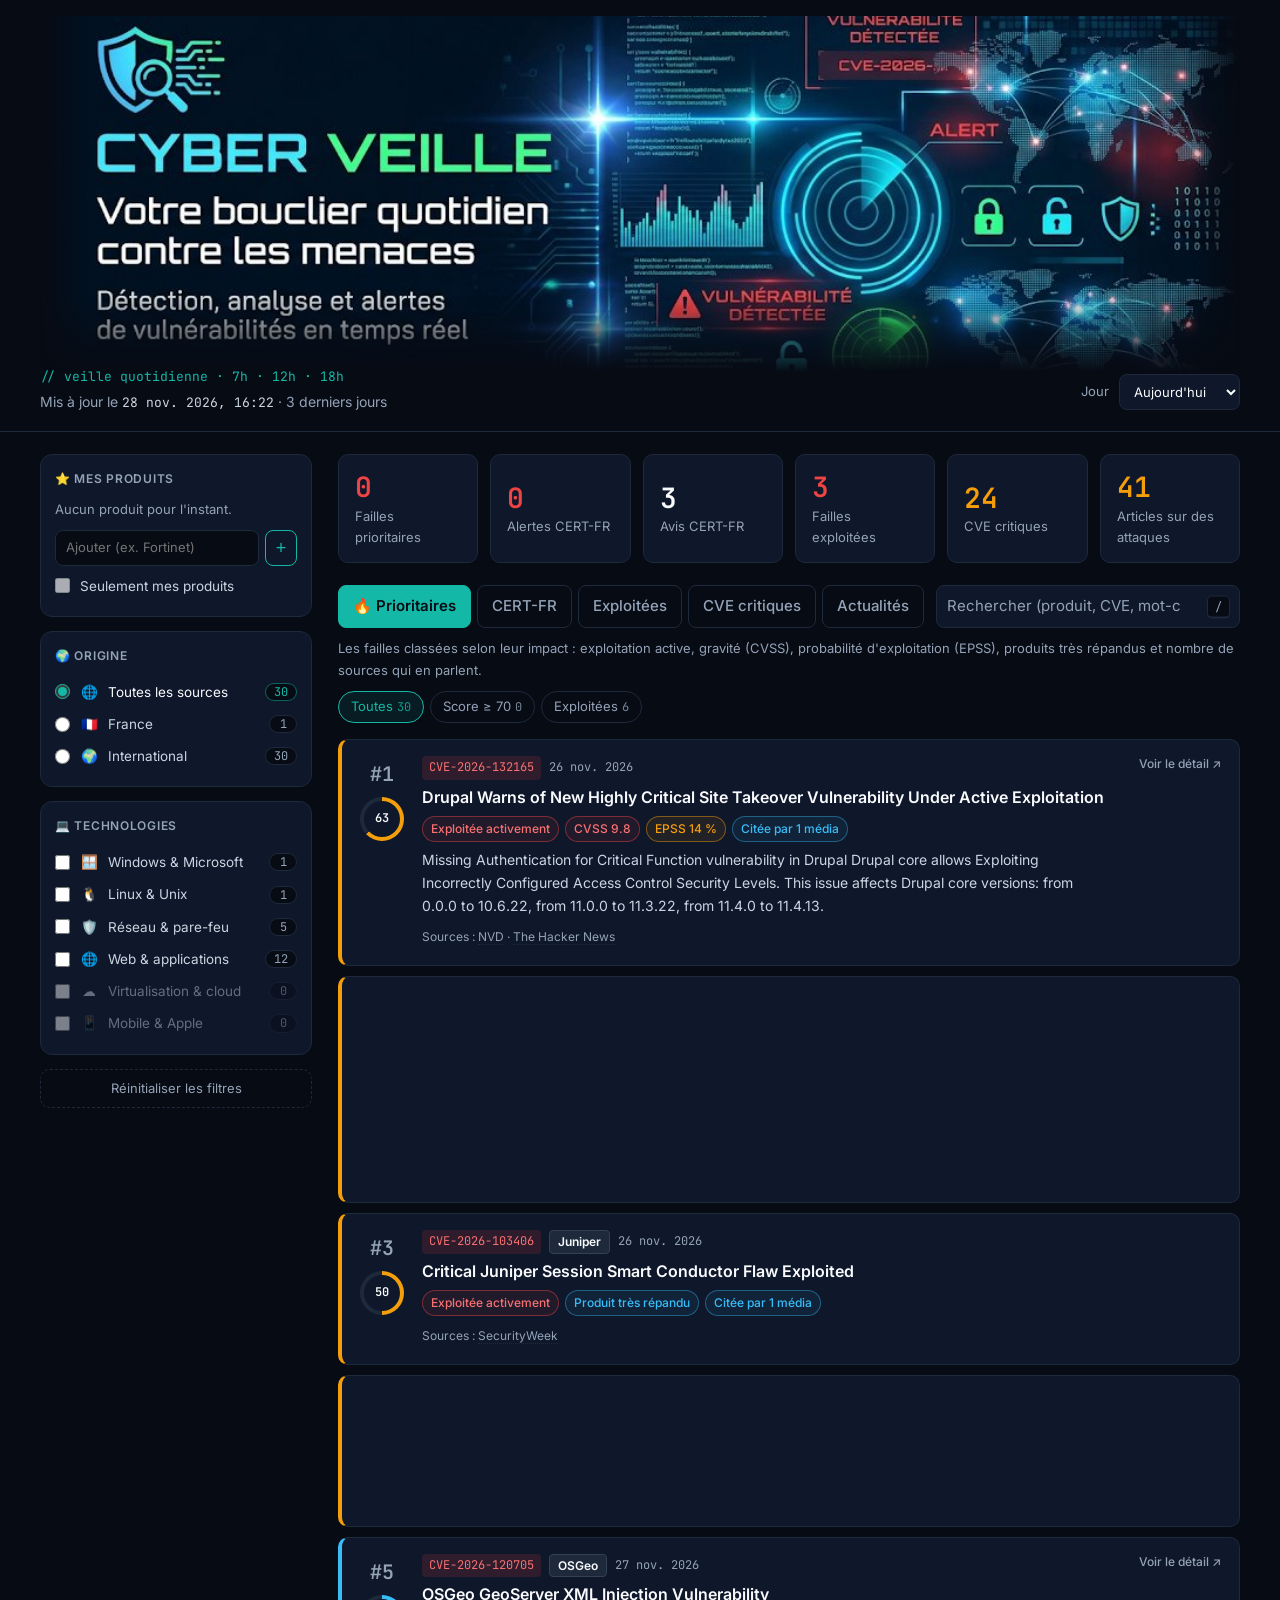
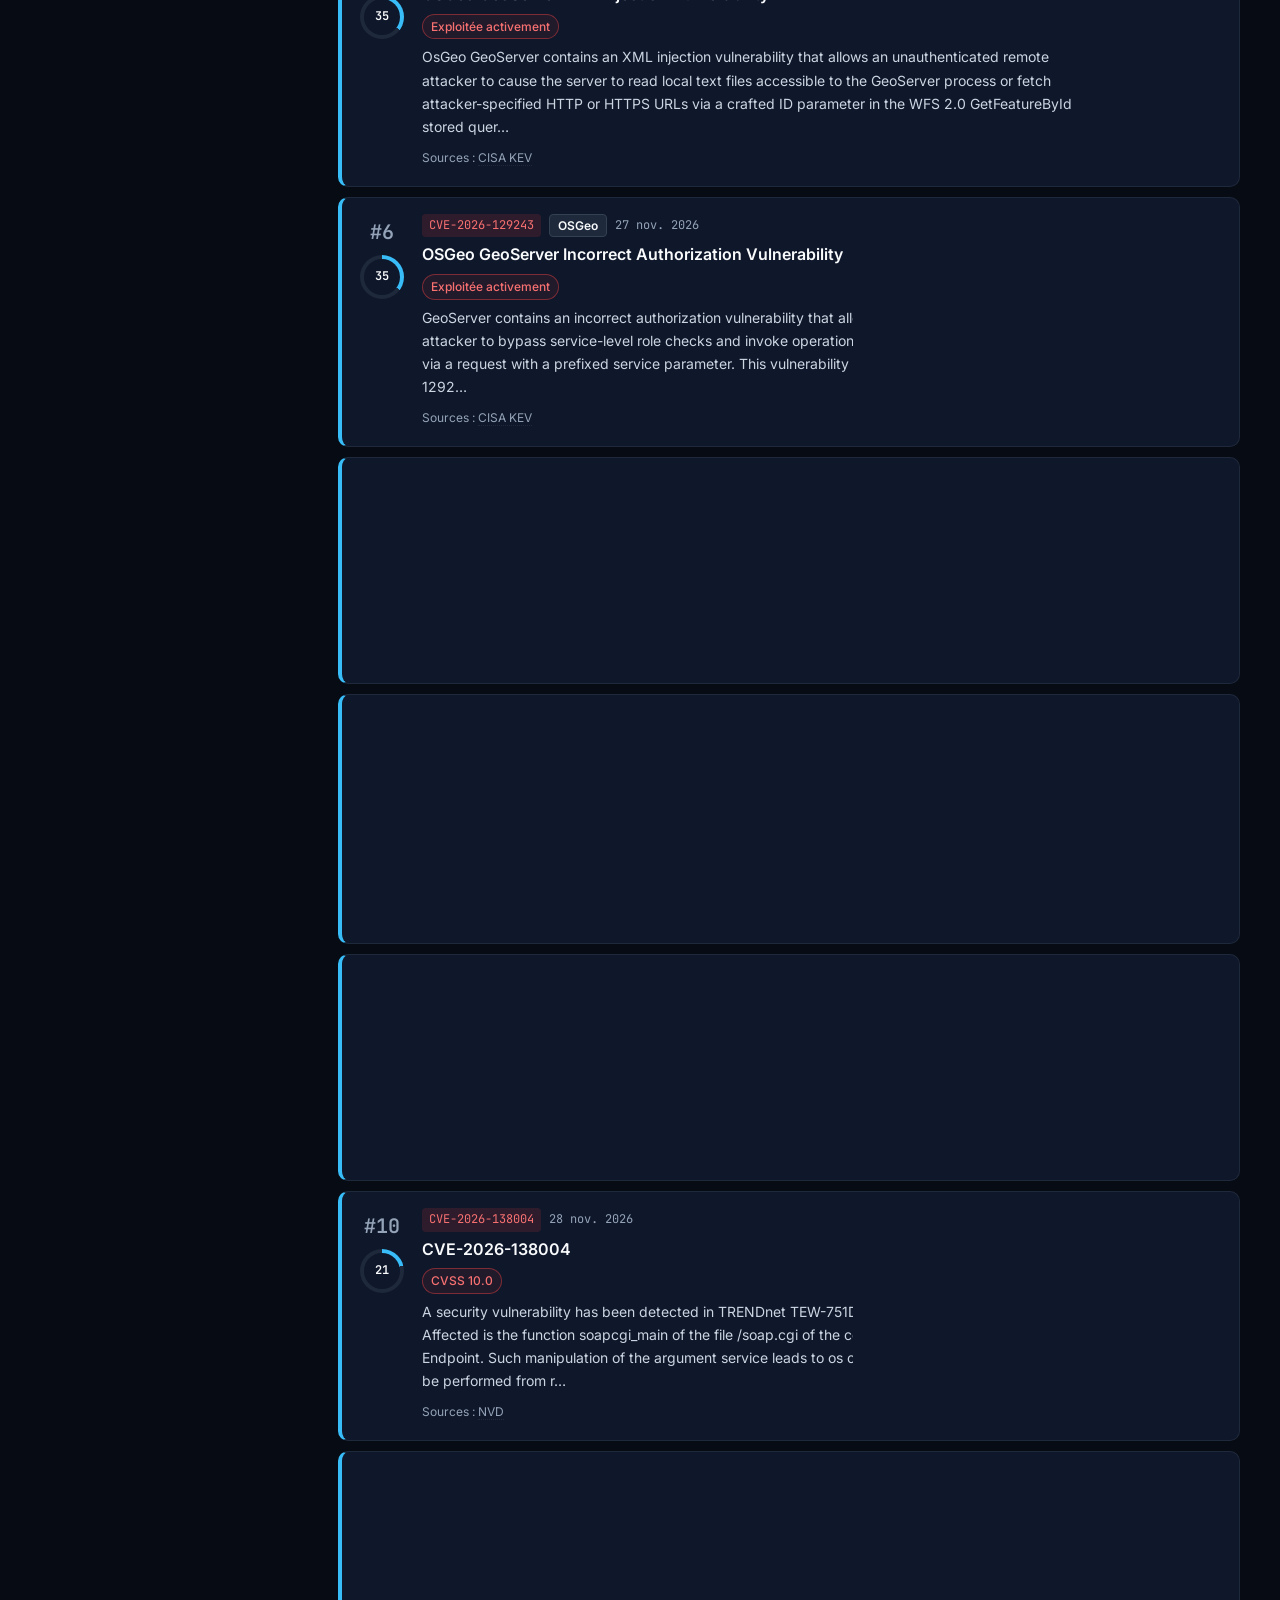
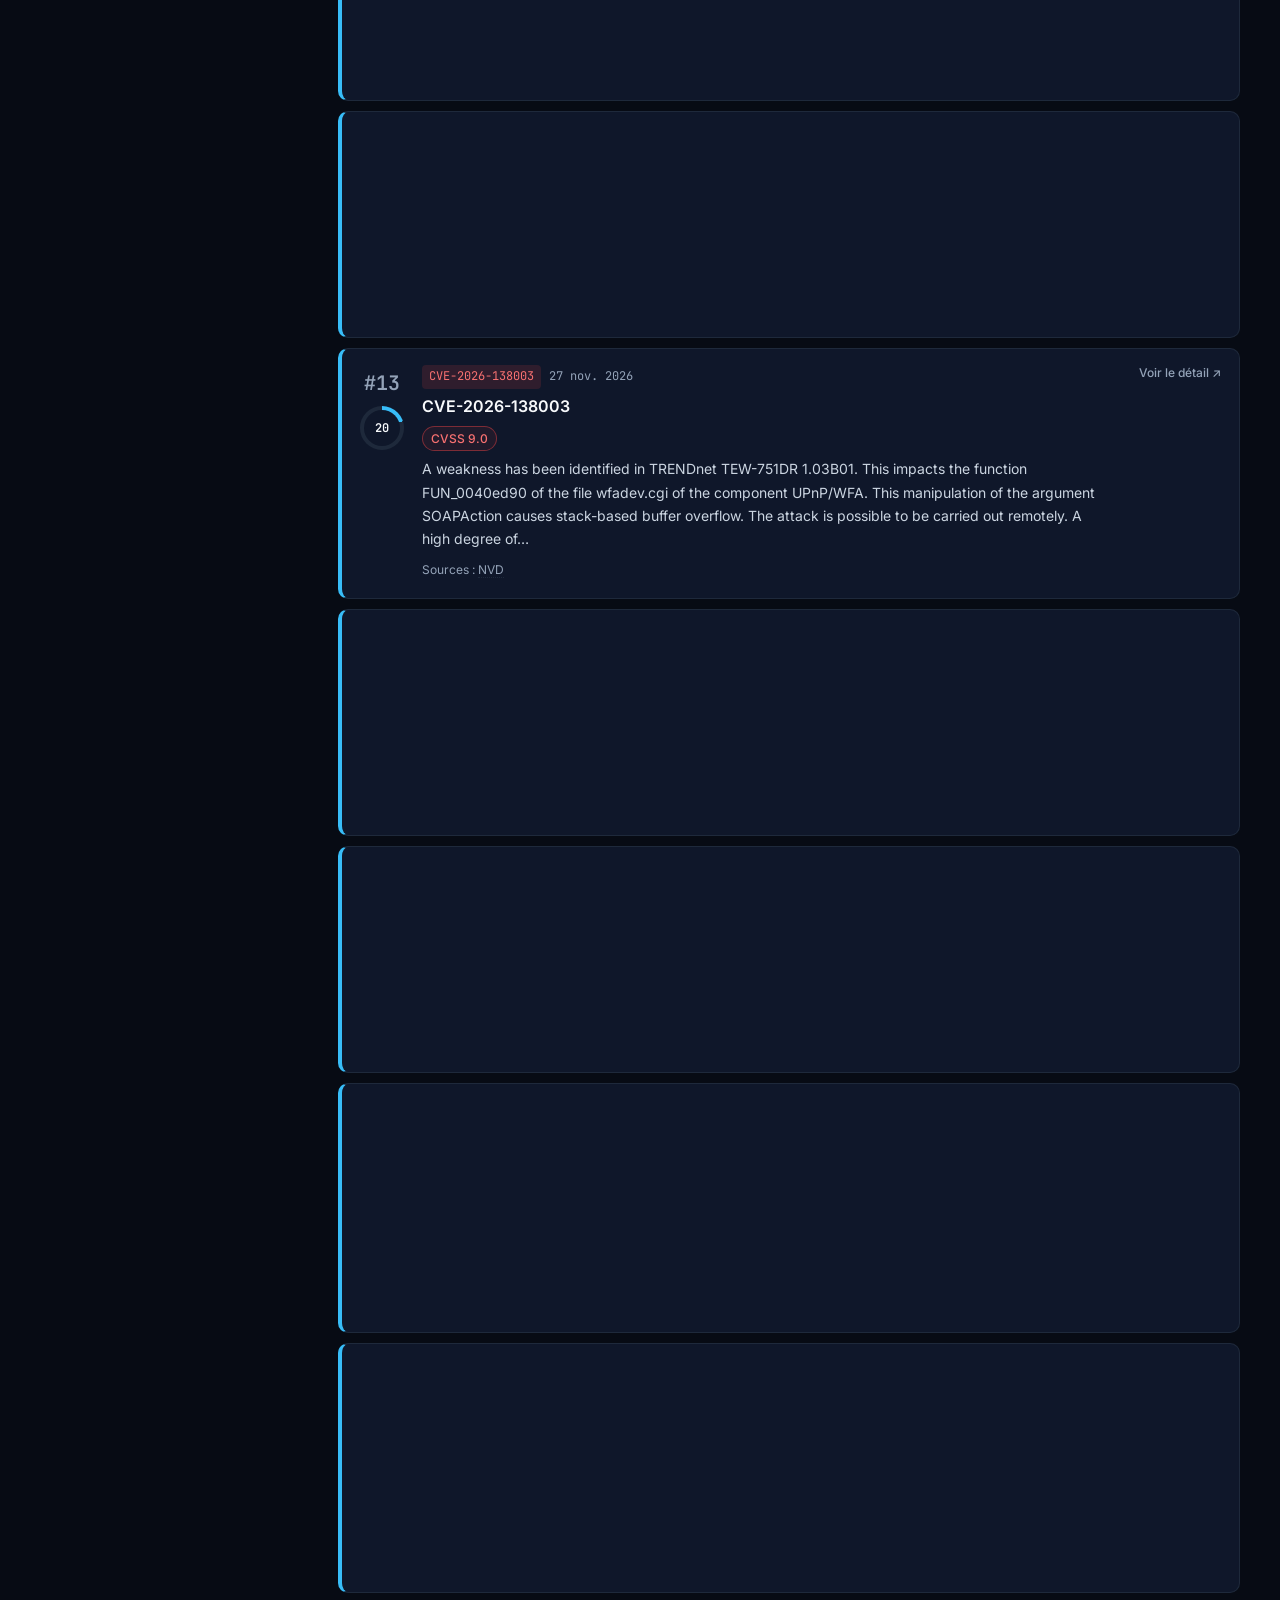
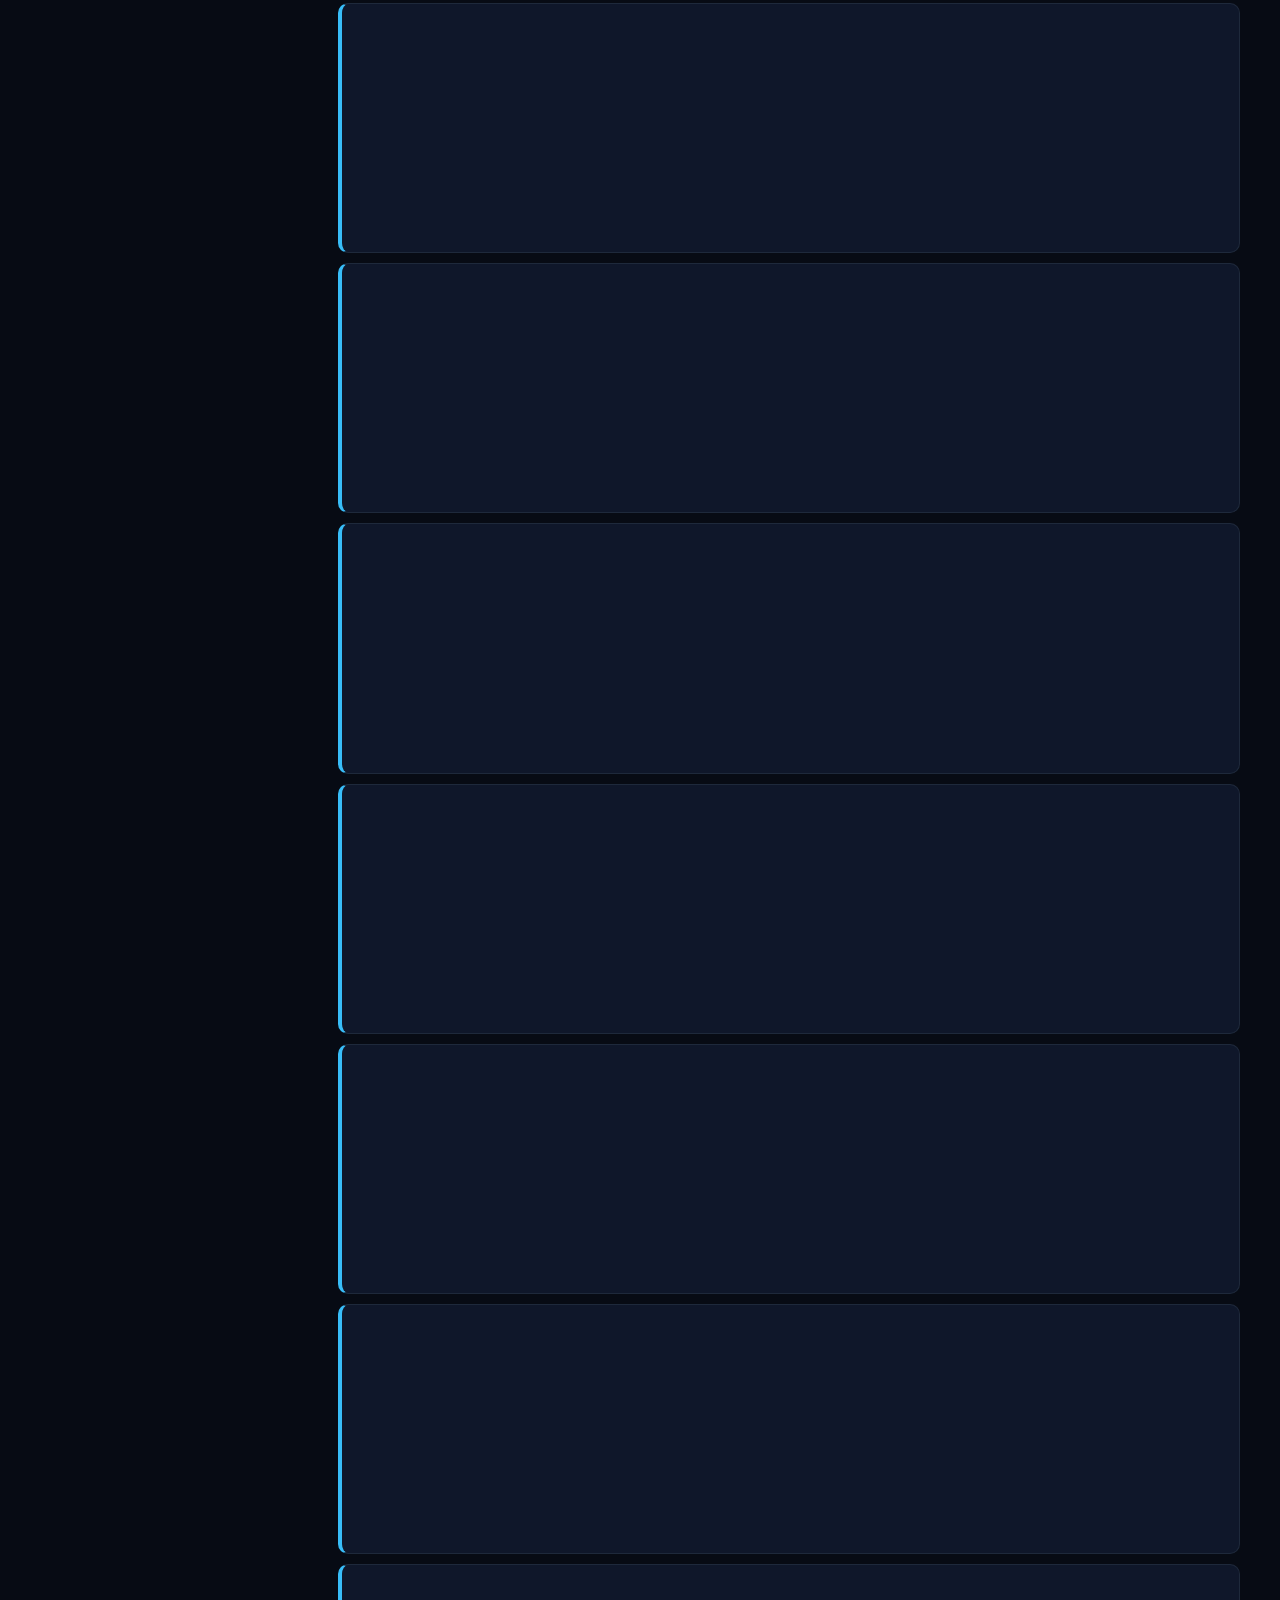
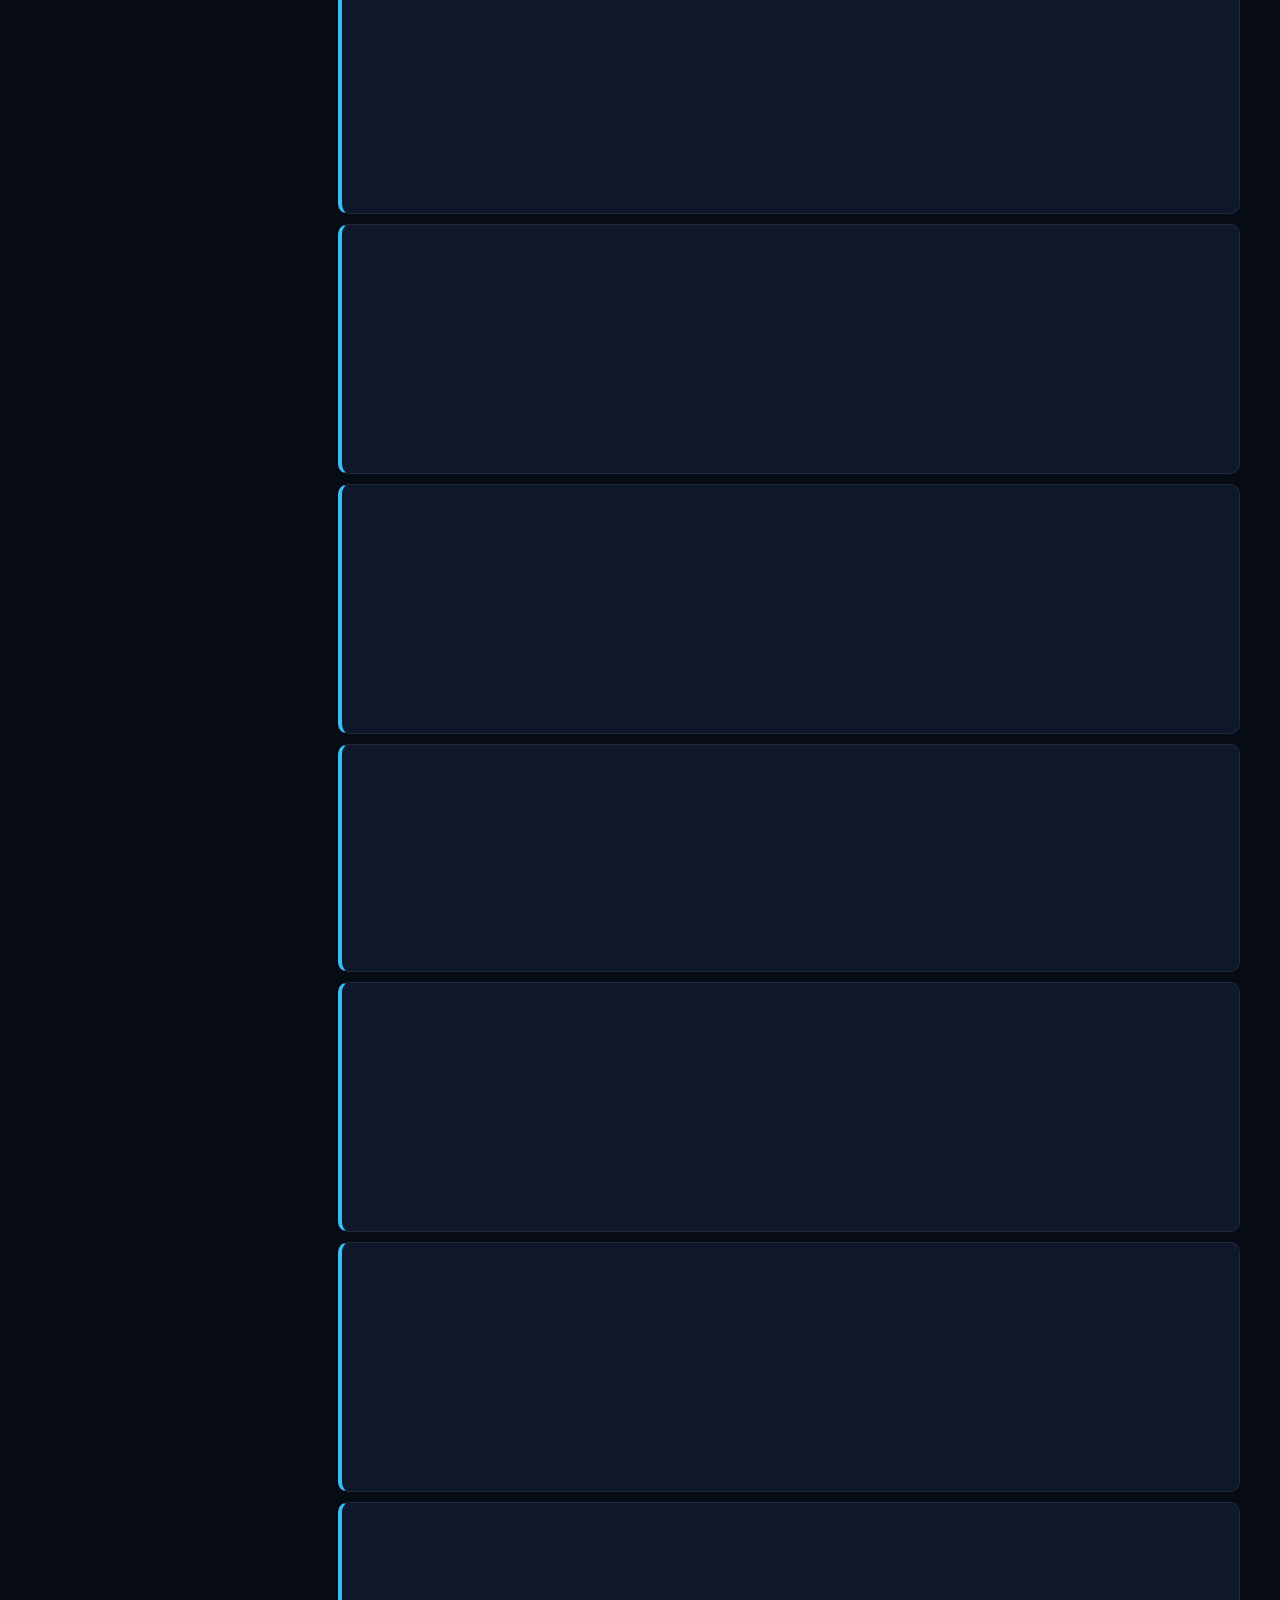
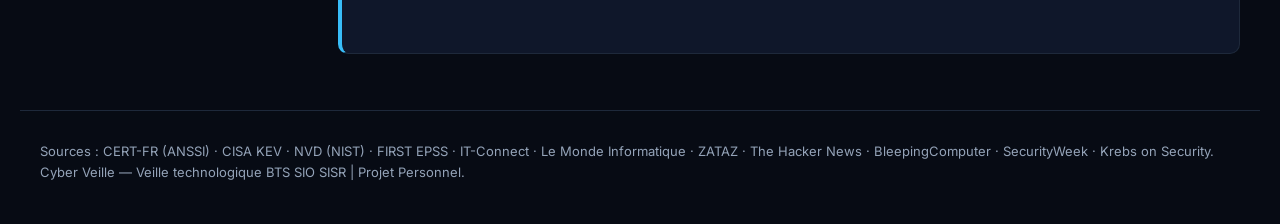
<file: docs/index.html>
<!DOCTYPE html>
<html lang="fr">
<head>
  <meta charset="UTF-8">
  <meta name="viewport" content="width=device-width, initial-scale=1.0">
  <title>Cyber Veille — Actualités et alertes cybersécurité</title>
  <meta name="description" content="Veille des vulnérabilités et cyberattaques, mise à jour automatiquement à 7h, 12h et 18h.">
  <meta name="theme-color" content="#070B14">
  <link rel="preconnect" href="https://fonts.googleapis.com">
  <link rel="preconnect" href="https://fonts.gstatic.com" crossorigin>
  <link href="https://fonts.googleapis.com/css2?family=Inter:wght@400;500;600;700&family=JetBrains+Mono:wght@400;600&display=swap" rel="stylesheet">
  <link rel="stylesheet" href="style.css">
</head>
<body>
  <header class="entete">
    <div class="conteneur">
      <h1 class="banniere">
        <img src="banniere.jpg" width="1024" height="434"
             alt="Cyber Veille — Votre bouclier quotidien contre les menaces">
      </h1>

      <div class="entete-ligne">
        <div class="entete-infos">
          <p class="sur-titre">// veille quotidienne · 7h · 12h · 18h</p>
          <p class="maj" id="maj">Chargement…</p>
        </div>
        <div class="archive">
          <label for="jour">Jour</label>
          <select id="jour"><option value="">Aujourd'hui</option></select>
        </div>
      </div>
    </div>
  </header>

  <div class="conteneur mise-en-page">

    <!-- ================= Barre latérale : filtres ================= -->
    <aside class="filtres" id="filtres" aria-label="Filtres">

      <section class="bloc">
        <h2 class="bloc-titre">⭐ Mes produits</h2>
        <div class="mes-produits" id="mes-produits"></div>
        <form class="ajout-produit" id="ajout-produit" autocomplete="off">
          <input type="text" id="nouveau-produit" placeholder="Ajouter (ex. Fortinet)" aria-label="Ajouter un produit">
          <button type="submit" aria-label="Ajouter">+</button>
        </form>
        <label class="option">
          <input type="checkbox" id="seul-mes-produits">
          <span>Seulement mes produits</span>
          <span class="compte" id="compte-mes-produits"></span>
        </label>
      </section>

      <section class="bloc">
        <h2 class="bloc-titre">🌍 Origine</h2>
        <div id="filtre-origine" role="radiogroup" aria-label="Origine des sources"></div>
      </section>

      <section class="bloc">
        <h2 class="bloc-titre">💻 Technologies</h2>
        <div id="filtre-techno"></div>
      </section>

      <button class="reinit" id="reinit" type="button">Réinitialiser les filtres</button>
    </aside>

    <!-- ================= Contenu principal ================= -->
    <main class="principal">
      <section class="stats" id="stats" aria-label="Résumé"></section>

      <div class="barre" id="barre">
        <nav class="onglets" role="tablist" aria-label="Catégories">
          <button class="onglet actif" role="tab" data-onglet="priorites">🔥 Prioritaires</button>
          <button class="onglet" role="tab" data-onglet="certfr">CERT-FR</button>
          <button class="onglet" role="tab" data-onglet="kev">Exploitées</button>
          <button class="onglet" role="tab" data-onglet="nvd">CVE critiques</button>
          <button class="onglet" role="tab" data-onglet="presse">Actualités</button>
        </nav>
        <div class="outils">
          <button class="bouton-filtres" id="bouton-filtres" type="button" aria-controls="filtres" aria-expanded="false">
            ☰ Filtres <span id="nb-filtres"></span>
          </button>
          <div class="recherche">
            <input type="search" id="recherche" placeholder="Rechercher (produit, CVE, mot-clé…)" aria-label="Rechercher">
            <kbd class="raccourci" id="raccourci" title="Raccourci : / ou Ctrl+K">/</kbd>
          </div>
        </div>
      </div>

      <p class="intro-onglet" id="intro-onglet"></p>
      <div class="filtres-actifs" id="filtres-actifs"></div>
      <div class="sous-filtres" id="sous-filtres" role="group" aria-label="Sous-filtre"></div>

      <section id="liste" class="liste" aria-live="polite"></section>
      <p class="erreurs" id="erreurs"></p>
    </main>
  </div>

  <footer class="conteneur pied">
    Sources : CERT-FR (ANSSI) · CISA KEV · NVD (NIST) · FIRST EPSS ·
    IT-Connect · Le Monde Informatique · ZATAZ · The Hacker News · BleepingComputer · SecurityWeek · Krebs on Security.
    <br>Cyber Veille — Veille technologique BTS SIO SISR | Projet Personnel.
  </footer>

  <script src="app.js"></script>
</body>
</html>
</file>
<file: docs/style.css>
/* ==========================================================================
   Palette « Cyber Veille »
   60 % fond bleu nuit · 30 % cartes ardoise · 10 % accents (cyan + rouge)
   ========================================================================== */
:root {
  /* Fonds */
  --fond: #070B14;          /* fond principal, se fond avec la bannière */
  --carte: #0F172A;         /* cartes, blocs, champs */
  --carte-survol: #111827;  /* carte survolée */
  --bord: #1E293B;          /* bordures et séparateurs */

  /* Textes */
  --titre: #F8FAFC;         /* titres */
  --texte: #CBD5E1;         /* texte courant */
  --doux: #94A3B8;          /* texte secondaire, métadonnées */

  /* Accent (identité, interaction) */
  --accent: #14B8A6;        /* liens, bouton actif */
  --accent-survol: #0D9488; /* survol des boutons */

  /* Couleurs sémantiques */
  --critique: #EF4444;      /* critique / alerte, CVSS 9.0–10.0 */
  --eleve: #F59E0B;         /* avertissement / score moyen */
  --info: #38BDF8;          /* information / faible risque */
  --ok: #10B981;            /* correctif disponible / sécurisé */

  /* Typographie */
  --police: "Inter", system-ui, -apple-system, "Segoe UI", Roboto, sans-serif;
  --mono: "JetBrains Mono", ui-monospace, "Cascadia Code", Consolas, monospace;
}

* { box-sizing: border-box; }

body {
  margin: 0;
  background: var(--fond);
  color: var(--texte);
  font: 400 15px/1.65 var(--police);
  -webkit-font-smoothing: antialiased;
}

a { color: var(--accent); }
a:hover { color: var(--accent-survol); }

.conteneur { max-width: 1240px; margin: 0 auto; padding: 0 20px; }

/* ==========================================================================
   En-tête
   ========================================================================== */
.entete { padding: 16px 0 18px; margin-bottom: 22px; border-bottom: 1px solid var(--bord); }

/* Bannière : recadrée (~30 % moins haute) et fondue dans le fond de page */
.banniere {
  margin: 0;
  line-height: 0;
  -webkit-mask-image:
    linear-gradient(to bottom, #000 78%, transparent 100%),
    linear-gradient(to right, transparent 0, #000 4%, #000 96%, transparent 100%);
  -webkit-mask-composite: source-in;
  mask-image:
    linear-gradient(to bottom, #000 78%, transparent 100%),
    linear-gradient(to right, transparent 0, #000 4%, #000 96%, transparent 100%);
  mask-composite: intersect;
}
.banniere img {
  display: block;
  width: 100%;
  height: auto;
  aspect-ratio: 1024 / 304;   /* 434 px → 304 px : -30 % de hauteur */
  object-fit: cover;
  object-position: 50% 38%;   /* garde le logo et tout le slogan */
}

/* Ligne « // veille quotidienne » + sélecteur de jour, alignés */
.entete-ligne {
  display: flex;
  justify-content: space-between;
  align-items: center;
  gap: 16px;
  flex-wrap: wrap;
  margin-top: -6px;           /* remonte dans la zone fondue de la bannière */
  position: relative;
}
.sur-titre { font-family: var(--mono); color: var(--accent); margin: 0 0 2px; font-size: 13px; }
.maj { margin: 0; color: var(--doux); font-size: 14px; }
.maj time, .maj .mono { font-family: var(--mono); font-size: 13px; color: var(--texte); }
.archive { display: flex; align-items: center; gap: 10px; font-size: 13px; color: var(--doux); margin-top: 4px; }

h1, h2, h3 { color: var(--titre); }
.mono { font-family: var(--mono); }

select, input[type="search"] {
  background: var(--carte);
  color: var(--titre);
  border: 1px solid var(--bord);
  border-radius: 8px;
  padding: 8px 10px;
  font: inherit;
  transition: border-color .15s, box-shadow .15s;
}
select { cursor: pointer; }
select:focus, input[type="search"]:focus {
  outline: none;
  border-color: var(--accent);
  box-shadow: 0 0 0 3px rgba(20, 184, 166, .18);
}
input[type="search"]::placeholder { color: var(--doux); }

/* ==========================================================================
   Statistiques (cliquables)
   ========================================================================== */
.stats { display: grid; grid-template-columns: repeat(auto-fit, minmax(140px, 1fr)); gap: 12px; margin-bottom: 22px; }
.stat {
  display: block; width: 100%; text-align: left; font: inherit; cursor: pointer;
  background: var(--carte); border: 1px solid var(--bord); border-radius: 10px; padding: 14px 16px;
  color: inherit; position: relative;
  transition: border-color .15s, transform .15s, background .15s;
}
.stat:hover { border-color: var(--accent); background: var(--carte-survol); transform: translateY(-2px); }
.stat:focus-visible { outline: 2px solid var(--accent); outline-offset: 2px; }
.stat.actif { border-color: var(--accent); box-shadow: inset 0 0 0 1px var(--accent); }
.stat .nombre { display: block; font-family: var(--mono); font-size: 28px; font-weight: 600; color: var(--titre); line-height: 1.3; }
.stat .libelle { display: block; color: var(--doux); font-size: 13px; }
.stat::after {
  content: "→"; position: absolute; top: 12px; right: 14px;
  color: var(--doux); opacity: 0; transition: opacity .15s, transform .15s;
}
.stat:hover::after { opacity: 1; transform: translateX(2px); color: var(--accent); }
.stat.rouge .nombre { color: var(--critique); }
.stat.orange .nombre { color: var(--eleve); }

/* ==========================================================================
   Onglets, recherche, sous-filtres
   ========================================================================== */
.barre { display: flex; justify-content: space-between; gap: 12px; flex-wrap: wrap; margin-bottom: 12px; scroll-margin-top: 16px; }
.onglets { display: flex; gap: 6px; flex-wrap: wrap; }
.onglet {
  background: transparent; color: var(--doux); border: 1px solid var(--bord);
  border-radius: 8px; padding: 8px 14px; cursor: pointer; font: inherit; font-weight: 500;
  transition: color .15s, border-color .15s, background .15s;
}
.onglet:hover { color: var(--titre); border-color: var(--accent); }
.onglet.actif { background: var(--accent); color: var(--fond); border-color: var(--accent); font-weight: 600; }
.onglet.actif:hover { background: var(--accent-survol); border-color: var(--accent-survol); }

.recherche { position: relative; flex: 1; min-width: 240px; max-width: 360px; }
.recherche input { width: 100%; padding-right: 44px; }
.raccourci {
  position: absolute; right: 10px; top: 50%; transform: translateY(-50%);
  font-family: var(--mono); font-size: 12px; line-height: 1;
  color: var(--doux); background: var(--fond); border: 1px solid var(--bord);
  border-bottom-width: 2px; border-radius: 5px; padding: 4px 7px; pointer-events: none;
}
.recherche input:focus + .raccourci { opacity: 0; }

.sous-filtres { display: flex; gap: 6px; flex-wrap: wrap; margin-bottom: 16px; min-height: 0; }
.sous-filtres:empty { display: none; }
.puce {
  font: inherit; font-size: 13px; cursor: pointer;
  background: transparent; color: var(--doux);
  border: 1px solid var(--bord); border-radius: 999px; padding: 4px 12px;
  transition: color .15s, border-color .15s, background .15s;
}
.puce:hover { color: var(--titre); border-color: var(--doux); }
.puce.actif { color: var(--accent); border-color: var(--accent); background: rgba(20, 184, 166, .10); }
.puce .compte { font-family: var(--mono); font-size: 12px; margin-left: 4px; opacity: .8; }

/* ==========================================================================
   Cartes (toute la carte est cliquable)
   ========================================================================== */
.liste { display: flex; flex-direction: column; gap: 10px; }
.carte {
  position: relative;
  background: var(--carte); border: 1px solid var(--bord); border-left: 4px solid var(--bord);
  border-radius: 10px; padding: 14px 18px;
  transition: background .15s, border-color .15s;
}
.carte:hover { background: var(--carte-survol); border-color: #334155; }
.carte:focus-within { border-color: var(--accent); }
.carte.critique { border-left-color: var(--critique); }
.carte.eleve { border-left-color: var(--eleve); }
.carte.info { border-left-color: var(--info); }
.carte.ok { border-left-color: var(--ok); }

.carte h3 { margin: 0 0 4px; font-size: 16px; font-weight: 600; line-height: 1.4; max-width: 75ch; }
.carte h3 a { color: var(--titre); text-decoration: none; }
.carte h3 a:focus-visible { outline: none; }
.carte h3 a::after { content: ""; position: absolute; inset: 0; border-radius: 10px; } /* lien étendu */
.carte:hover h3 a { color: var(--accent); }

.meta { display: flex; gap: 8px; flex-wrap: wrap; align-items: center; font-size: 13px; color: var(--doux); margin-bottom: 6px; padding-right: 150px; }
.date { font-family: var(--mono); font-size: 12px; color: var(--doux); }
.carte p { margin: 6px 0 0; color: var(--texte); font-size: 14px; max-width: 75ch; }
.carte p strong { color: var(--ok); font-weight: 600; }

/* Indicateur d'action en haut à droite */
.lire {
  position: absolute; top: 14px; right: 18px;
  font-size: 12px; font-weight: 500; color: var(--doux);
  transition: color .15s, transform .15s; white-space: nowrap;
}
.carte:hover .lire { color: var(--accent); transform: translate(2px, -2px); }

/* Badges */
.badge { font-family: var(--mono); font-size: 12px; padding: 2px 7px; border-radius: 4px; background: var(--bord); color: var(--texte); white-space: nowrap; }
.badge.rouge { background: rgba(239, 68, 68, .14); color: #F87171; }
.badge.orange { background: rgba(245, 158, 11, .14); color: var(--eleve); }
.badge.bleu { background: rgba(56, 189, 248, .14); color: var(--info); }
.badge.vert { background: rgba(16, 185, 129, .14); color: var(--ok); }

/* Étiquette produit / éditeur */
.produit {
  font-family: var(--police); font-size: 12px; font-weight: 600;
  color: var(--titre); background: #1E293B; border: 1px solid #334155;
  border-radius: 4px; padding: 1px 8px; white-space: nowrap;
  max-width: 260px; overflow: hidden; text-overflow: ellipsis;
}

.vide { color: var(--doux); text-align: center; padding: 40px 0; }
.erreurs { color: var(--eleve); font-size: 13px; margin-top: 16px; }
.pied { color: var(--doux); font-size: 13px; padding: 30px 20px 40px; border-top: 1px solid var(--bord); margin-top: 40px; }

/* ==========================================================================
   Mise en page : barre latérale + contenu
   ========================================================================== */
.mise-en-page { display: grid; grid-template-columns: 272px minmax(0, 1fr); gap: 26px; align-items: start; }

.filtres {
  position: sticky; top: 16px;
  max-height: calc(100vh - 32px); overflow-y: auto;
  display: flex; flex-direction: column; gap: 14px;
  scrollbar-width: thin; scrollbar-color: var(--bord) transparent;
}
.bloc { background: var(--carte); border: 1px solid var(--bord); border-radius: 12px; padding: 14px; }
.bloc-titre {
  margin: 0 0 10px; font-size: 12px; font-weight: 600; letter-spacing: .06em;
  text-transform: uppercase; color: var(--doux);
}

/* Lignes d'option (radio / case à cocher) */
.option {
  display: flex; align-items: center; gap: 10px; cursor: pointer;
  padding: 7px 8px; margin: 0 -8px; border-radius: 8px; font-size: 13.5px; line-height: 1.35; color: var(--texte);
  transition: background .15s, color .15s;
}
.option:hover { background: var(--carte-survol); color: var(--titre); }
.option input { accent-color: var(--accent); width: 15px; height: 15px; margin: 0; cursor: pointer; flex: none; }
.option .icone { width: 18px; text-align: center; flex: none; }
.option .compte {
  margin-left: auto; font-family: var(--mono); font-size: 12px; color: var(--doux);
  background: var(--fond); border: 1px solid var(--bord); border-radius: 999px; padding: 0 8px; min-width: 28px; text-align: center;
}
.option.vide { opacity: .45; }
.option:has(input:checked) { color: var(--titre); }
.option:has(input:checked) .compte { color: var(--accent); border-color: rgba(20, 184, 166, .5); }

/* Mes produits */
.mes-produits { display: flex; flex-wrap: wrap; gap: 6px; margin-bottom: 10px; }
.mes-produits:empty::before { content: "Aucun produit pour l'instant."; font-size: 13px; color: var(--doux); }
.puce-produit {
  display: inline-flex; align-items: center; gap: 6px;
  font-size: 12px; font-weight: 600; color: var(--titre);
  background: rgba(20, 184, 166, .12); border: 1px solid rgba(20, 184, 166, .4);
  border-radius: 999px; padding: 2px 4px 2px 10px;
}
.puce-produit button {
  border: 0; background: transparent; color: var(--doux); cursor: pointer; font: inherit;
  width: 18px; height: 18px; border-radius: 50%; line-height: 1; padding: 0;
}
.puce-produit button:hover { background: var(--bord); color: var(--titre); }
.ajout-produit { display: flex; gap: 6px; margin-bottom: 4px; }
.ajout-produit input {
  flex: 1; min-width: 0; background: var(--fond); color: var(--titre);
  border: 1px solid var(--bord); border-radius: 8px; padding: 6px 10px; font: inherit; font-size: 13px;
}
.ajout-produit input:focus { outline: none; border-color: var(--accent); }
.ajout-produit button {
  flex: none; width: 32px; border-radius: 8px; border: 1px solid var(--accent);
  background: transparent; color: var(--accent); font-size: 18px; cursor: pointer;
}
.ajout-produit button:hover { background: var(--accent); color: var(--fond); }

.reinit {
  font: inherit; font-size: 13px; color: var(--doux); background: transparent;
  border: 1px dashed var(--bord); border-radius: 10px; padding: 8px; cursor: pointer;
}
.reinit:hover { color: var(--titre); border-color: var(--doux); }

/* Outils à droite des onglets */
.outils { display: flex; gap: 8px; flex: 1; justify-content: flex-end; min-width: 240px; }
.bouton-filtres {
  display: none; font: inherit; font-weight: 500; cursor: pointer;
  background: var(--carte); color: var(--titre); border: 1px solid var(--bord); border-radius: 8px; padding: 8px 12px;
}
#nb-filtres:not(:empty) {
  font-family: var(--mono); font-size: 12px; background: var(--accent); color: var(--fond);
  border-radius: 999px; padding: 0 7px; margin-left: 4px;
}

.intro-onglet { margin: -2px 0 10px; font-size: 13px; color: var(--doux); }
.intro-onglet:empty { display: none; }

/* Filtres actifs */
.filtres-actifs { display: flex; flex-wrap: wrap; gap: 6px; align-items: center; margin-bottom: 12px; }
.filtres-actifs:empty { display: none; }
.filtre-actif {
  display: inline-flex; align-items: center; gap: 6px; font: inherit; font-size: 12px; cursor: pointer;
  background: var(--bord); color: var(--titre); border: 1px solid #334155; border-radius: 999px; padding: 3px 10px;
}
.filtre-actif:hover { border-color: var(--critique); }
.filtre-actif span { color: var(--doux); }
.tout-effacer { font: inherit; font-size: 12px; color: var(--accent); background: none; border: 0; cursor: pointer; text-decoration: underline; }

/* Étoile « mes produits » */
.etoile { color: #FBBF24; font-size: 14px; line-height: 1; }

/* ==========================================================================
   Cartes « Prioritaires »
   ========================================================================== */
.carte.prio { display: grid; grid-template-columns: 52px minmax(0, 1fr); gap: 14px; padding: 16px 18px 18px 14px; overflow: hidden; }
.rang {
  font-family: var(--mono); font-weight: 600; font-size: 20px; color: var(--doux);
  display: flex; flex-direction: column; align-items: center; gap: 6px; padding-top: 2px;
}
.score {
  font-family: var(--mono); font-size: 12px; font-weight: 600;
  width: 44px; height: 44px; border-radius: 50%;
  display: grid; place-items: center; color: var(--titre);
  background: conic-gradient(var(--couleur-score) calc(var(--score) * 1%), var(--bord) 0);
  position: relative;
}
.score::before { content: ""; position: absolute; inset: 4px; border-radius: 50%; background: var(--carte); }
.carte.prio:hover .score::before { background: var(--carte-survol); }
.score span { position: relative; }
.carte.prio.critique { --couleur-score: var(--critique); }
.carte.prio.eleve { --couleur-score: var(--eleve); }
.carte.prio.info { --couleur-score: var(--info); }

.raisons { display: flex; flex-wrap: wrap; gap: 6px; margin-top: 8px; }
.raison { font-size: 12px; font-weight: 500; padding: 2px 8px; border-radius: 999px; border: 1px solid var(--bord); color: var(--texte); white-space: nowrap; }
.raison.r-rouge { color: #F87171; border-color: rgba(239, 68, 68, .45); background: rgba(239, 68, 68, .08); }
.raison.r-orange { color: var(--eleve); border-color: rgba(245, 158, 11, .45); background: rgba(245, 158, 11, .08); }
.raison.r-bleu { color: var(--info); border-color: rgba(56, 189, 248, .4); background: rgba(56, 189, 248, .07); }

.sources-carte { margin-top: 10px; font-size: 12px; color: var(--doux); position: relative; z-index: 1; }
.sources-carte a { color: var(--doux); text-decoration: none; border-bottom: 1px dotted var(--bord); }
.sources-carte a:hover { color: var(--accent); border-bottom-color: var(--accent); }
.drapeau { font-size: 11px; font-family: var(--mono); color: var(--doux); border: 1px solid var(--bord); border-radius: 4px; padding: 0 5px; }

/* ==========================================================================
   Tablette et mobile
   ========================================================================== */
@media (max-width: 900px) {
  .mise-en-page { grid-template-columns: minmax(0, 1fr); }
  .filtres { display: none; position: static; max-height: none; order: -1; }
  .filtres.ouvert { display: flex; }
  .bouton-filtres { display: inline-block; }
}

@media (max-width: 640px) {
  .banniere img { aspect-ratio: 1024 / 380; object-position: 22% 40%; }
  .meta { padding-right: 0; }
  .lire { position: static; display: inline-block; margin-top: 8px; }
  .recherche { max-width: none; }
  .raccourci { display: none; }
  .entete-ligne { margin-top: 0; }
  .stats { grid-template-columns: 1fr 1fr; }
  .stat:last-child:nth-child(odd) { grid-column: span 2; }
  .carte.prio { grid-template-columns: minmax(0, 1fr); }
  .rang { flex-direction: row; justify-content: flex-start; }
  .outils { min-width: 0; width: 100%; }
}
.option .compte:empty { display: none; }
</file>
